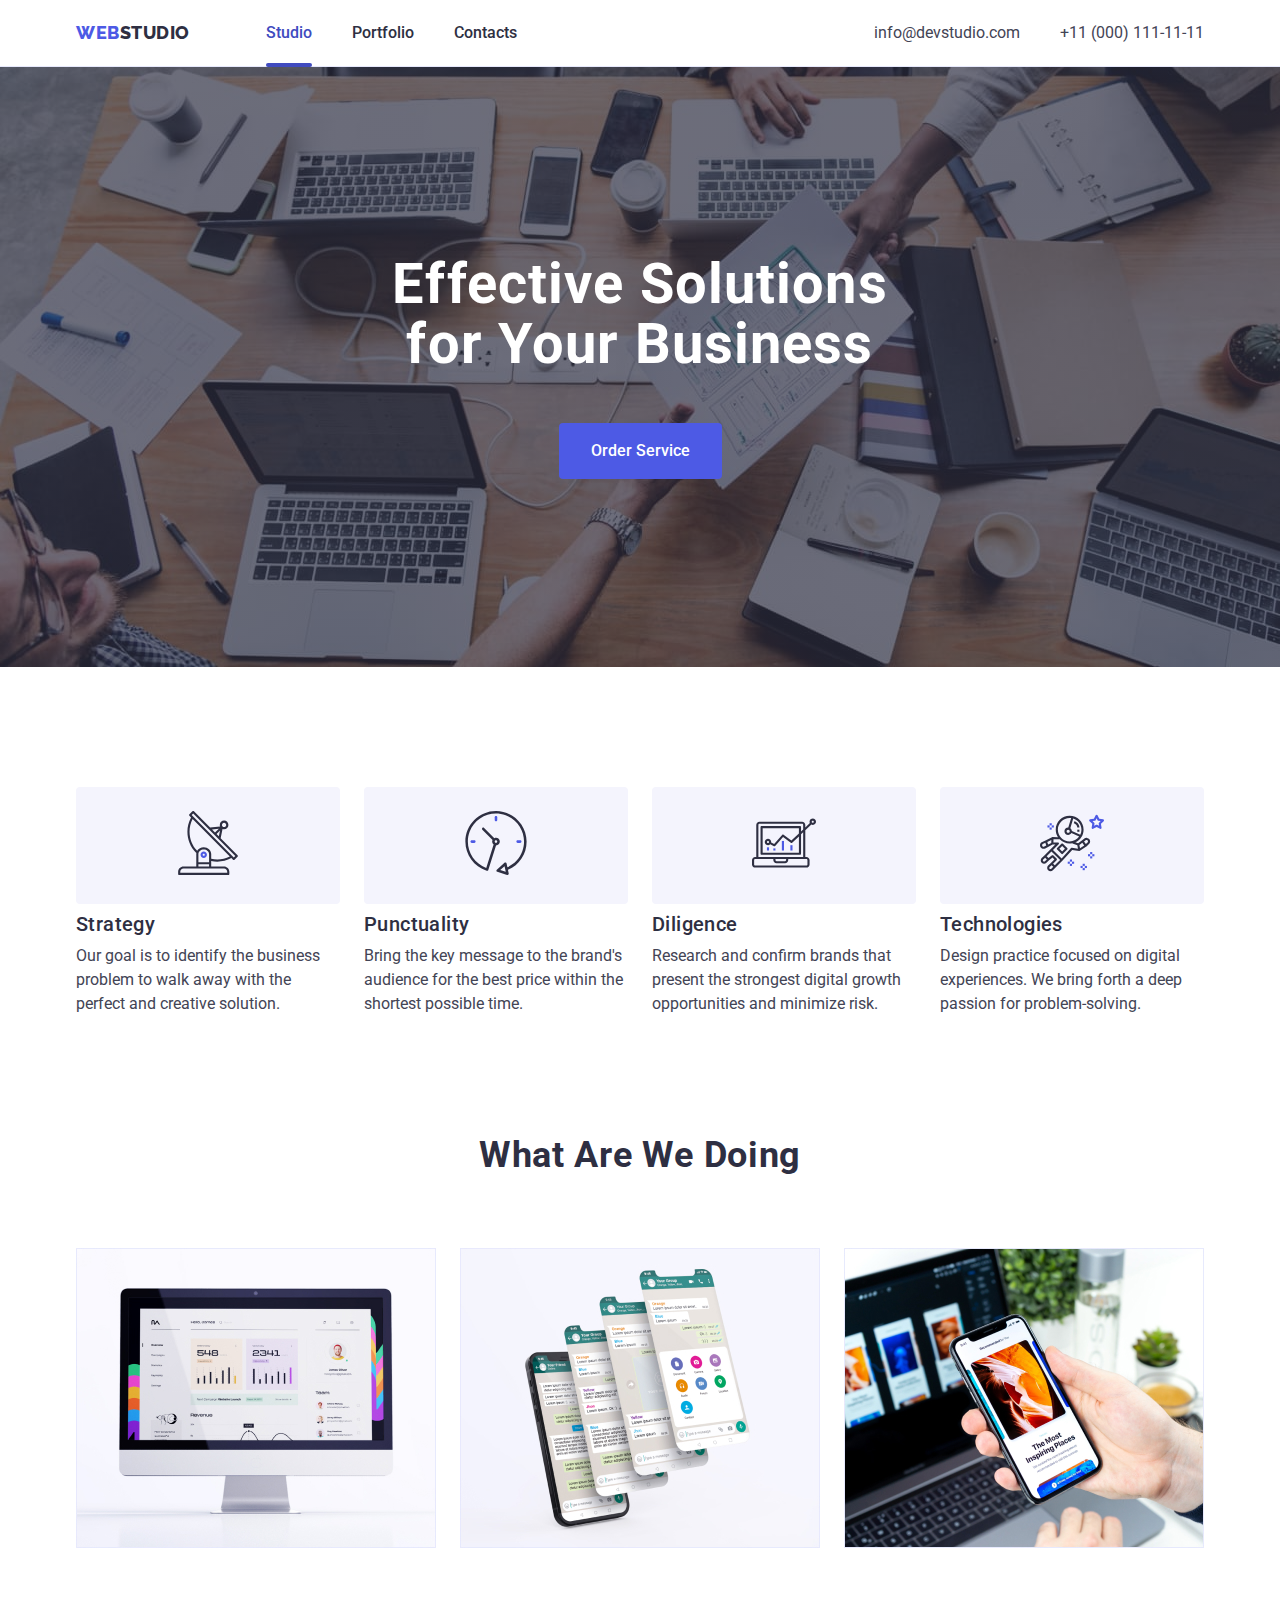
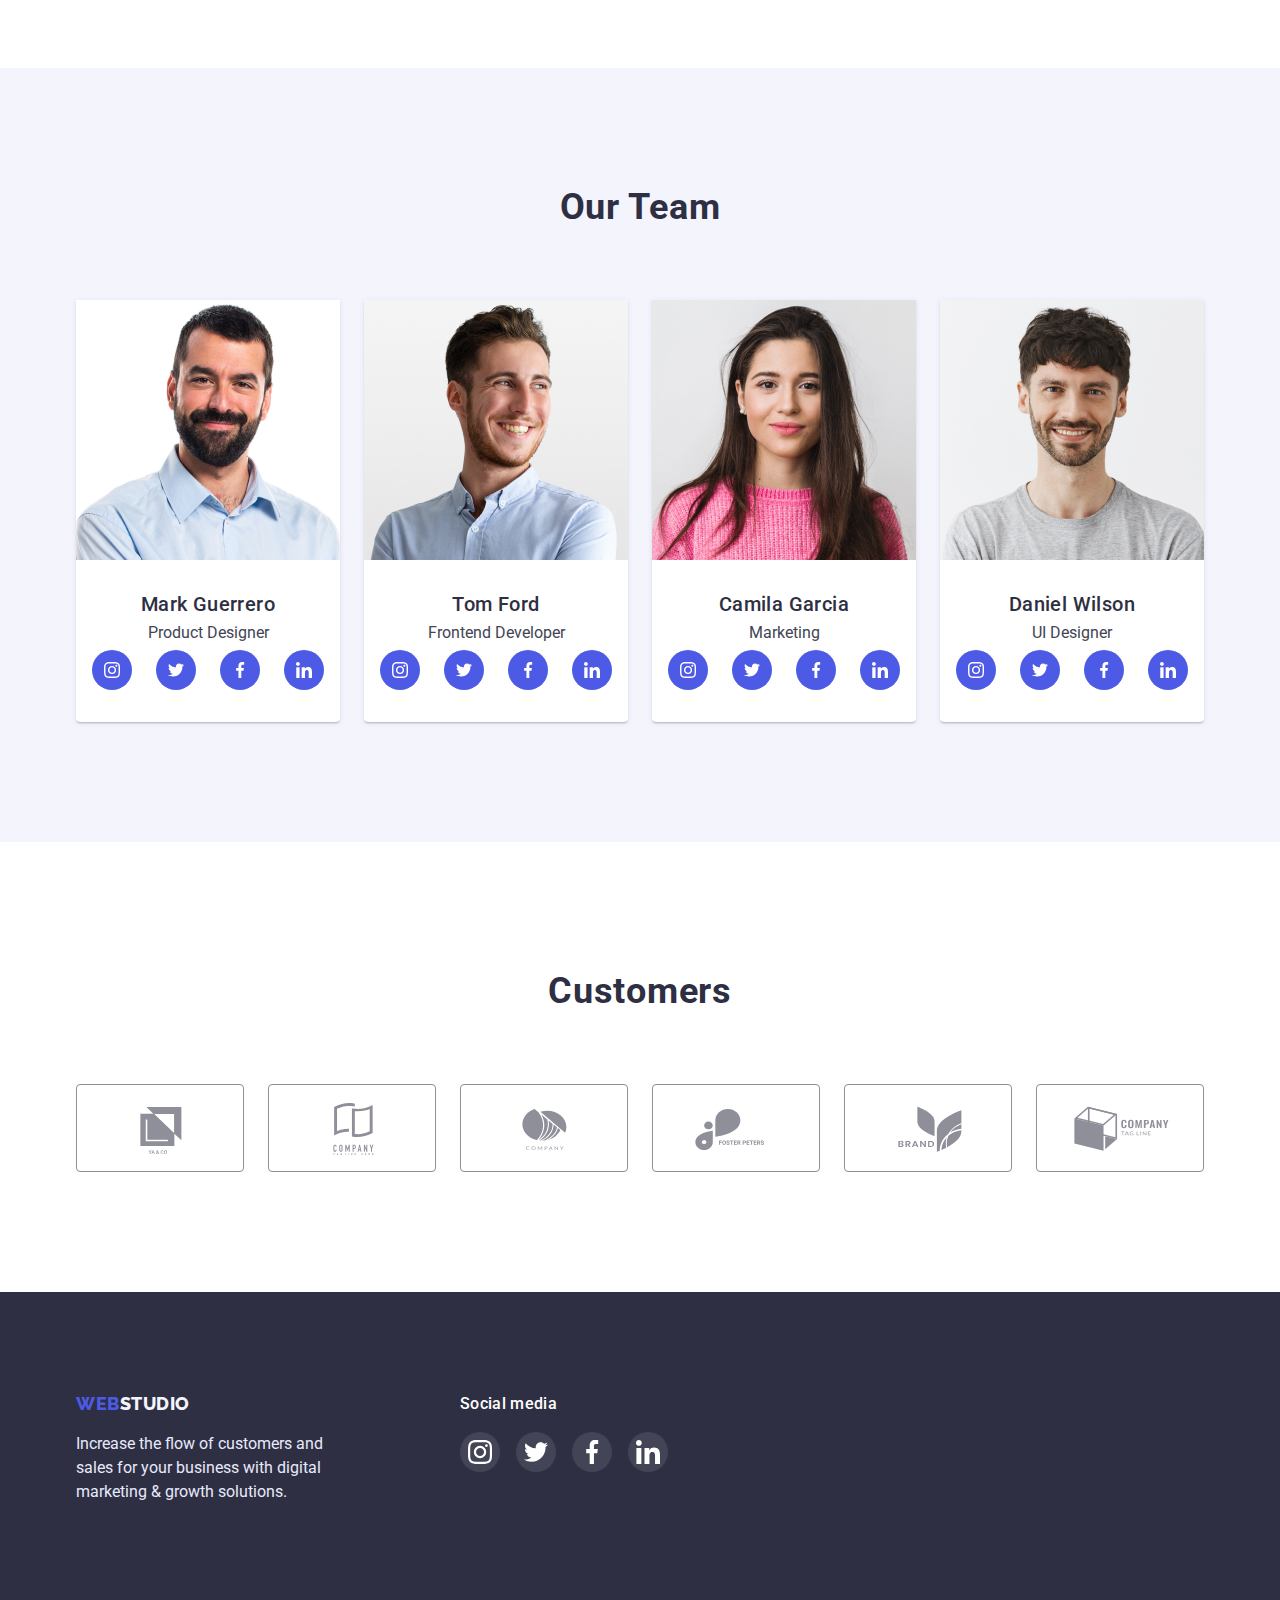
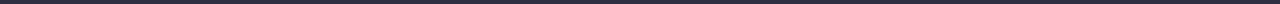
<file: index.html>
<!DOCTYPE html>
<html lang="en">

<head>
    <meta charset="UTF-8">
    <meta http-equiv="X-UA-Compatible" content="IE=edge">
    <meta name="viewport" content="width=device-width, initial-scale=1.0">
    <title>Web Studio</title>
    <!-- Fonts -->
    <link href="https://fonts.googleapis.com" rel="preconnect">
    <link href="https://fonts.gstatic.com" rel="preconnect" crossorigin>
    <link
        href="https://fonts.googleapis.com/css2?family=Raleway:wght@800&family=Roboto:wght@400;500;700;900&display=swap"
        rel="stylesheet">
    <!--modern normalize-->
    <link href="https://cdn.jsdelivr.net/npm/modern-normalize@1.1.0/modern-normalize.min.css" rel="stylesheet">
    <!-- css styles -->
    <link href="./css/styles.css" rel="stylesheet">
</head>

<body class="page">
    <!--Header section-->
    <header class="page-header">
        <div class="main-header">
            <nav class="page-nav">
                <a class="logo link" href="./index.html">WEB<span class="logo-dark">STUDIO</span></a>
                <ul class="menu-list list">
                    <li class="menu-item">
                        <a class="menu-link link current" href="./index.html">Studio</a>
                    </li>
                    <li class="menu-item">
                        <a class="menu-link link" href="./portfolio.html">Portfolio</a>
                    </li>
                    <li class="menu-item">
                        <a class="menu-link link" href>Contacts</a>
                    </li>
                </ul>
            </nav>
            <ul class="contacts list">
                <li class="contacts-item">
                    <a class="contacts-link link" href="mailto:info@devstudio.com">info@devstudio.com</a>
                </li>
                <li class="contacts-item">
                    <a class="contacts-link link" href="tel:+110001111111">+11 (000) 111-11-11</a>
                </li>
            </ul>
        </div>
    </header>
    <main>
        <!--Hero section-->
        <section class="hero">
            <div class="container">
                <h1 class="hero-title">Effective Solutions
                    for Your Business</h1>
                <button class="hero-btn btn" type="button" data-modal-open>Order Service</button>
            </div>
        </section>
        <!--Feature section-->
        <section class="section feature">
            <div class="container">
                <h2 class="visually-hidden" hidden>Our features</h2>
                <ul class="feature-list list">
                    <li class="feature-item">
                        <div class="feature-icon-wrapper">
                            <svg class="feature-icon" width="64" height="64">
                                <use href="./images/symbol-defs.svg#icon-antenna"></use>
                            </svg>
                        </div>
                        <h3 class="title features-title">Strategy</h3>
                        <p class="features-text">
                            Our goal is to identify the business
                            problem to walk away with the perfect and creative solution.
                        </p>
                    </li>
                    <li class="feature-item">
                        <div class="feature-icon-wrapper">
                            <svg class="feature-icon" width="64" height="64">
                                <use href="./images/symbol-defs.svg#icon-clock"></use>
                            </svg>
                        </div>
                        <h3 class="title features-title">Punctuality</h3>
                        <p class="features-text">Bring the key message to the brand's audience for the best price within
                            the
                            shortest possible
                            time.
                        </p>
                    </li>
                    <li class="feature-item">
                        <div class="feature-icon-wrapper">
                            <svg class="feature-icon" width="64" height="64">
                                <use href="./images/symbol-defs.svg#icon-diagram"></use>
                            </svg>
                        </div>
                        <h3 class=" title features-title">Diligence</h3>
                        <p class="features-text">Research and confirm brands that present the strongest
                            digital growth
                            opportunities and minimize
                            risk.
                        </p>
                    </li>
                    <li class="feature-item">
                        <div class="feature-icon-wrapper">
                            <svg class="feature-icon" width="64" height="64">
                                <use href="./images/symbol-defs.svg#icon-astronaut"></use>
                            </svg>
                        </div>
                        <h3 class="title features-title">Technologies</h3>
                        <p class="features-text">Design practice focused on digital experiences. We bring forth a deep
                            passion for
                            problem-solving.
                        </p>
                    </li>
                </ul>
            </div>
        </section>
        <!--Img section-->
        <section class="section section-img">
            <div class="container">
                <h2 class="section-title">What are we doing</h2>
                <ul class="what-doing list">
                    <li class="img-item">
                        <img class="imgs" src="./images/img/img1.jpg" alt="Work1" width="360" height="300">
                    </li>
                    <li class="img-item">
                        <img class="imgs" src="./images/img/img2.jpg" alt="Work2" width="360" height="300">
                    </li>
                    <li class="img-item">
                        <img class="imgs" src="./images/img/img3.jpg" alt="Work3" width="360" height="300">
                    </li>
                </ul>
            </div>
        </section>
        <!--Team Card section-->
        <section class="section team-card">
            <div class="container">
                <h2 class="section-title">Our Team</h2>
                <ul class="list team-list">
                    <li class="person">
                        <img class="imgs" src="./images/team-card/img.jpg" alt="Team1" width="264" height="260">
                        <div class="team-wrapper">
                            <h3 class="title team-title">Mark Guerrero</h3>
                            <p class="team-text">Product Designer</p>
                            <ul class="list social-list">
                                <li class="social-list-item">
                                    <a class="social-link link" href>
                                        <svg class="icon" width="16" height="16">
                                            <use href="./images/symbol-defs.svg#icon-instagram"></use>
                                        </svg>
                                    </a>
                                </li>
                                <li class="social-list-item">
                                    <a class="social-link link" href>
                                        <svg class="icon" width="16" height="16">
                                            <use href="./images/symbol-defs.svg#icon-twitter"></use>
                                        </svg>
                                    </a>
                                </li>
                                <li class="social-list-item">
                                    <a class="social-link link" href>
                                        <svg class="icon" width="16" height="16">
                                            <use href="./images/symbol-defs.svg#icon-facebook"></use>
                                        </svg>
                                    </a>
                                </li>
                                <li class="social-list-item">
                                    <a class="social-link link" href>
                                        <svg class="icon" width="16" height="16">
                                            <use href="./images/symbol-defs.svg#icon-linkedin"></use>
                                        </svg>
                                    </a>
                                </li>
                            </ul>
                        </div>
                    </li>
                    <li class="person">
                        <img class="imgs" src="./images/team-card/img(2).jpg" alt="Team2" width="264" height="260">
                        <div class="team-wrapper">
                            <h3 class="title team-title">Tom Ford</h3>
                            <p class="team-text">Frontend Developer</p>
                            <ul class="list social-list">
                                <li class="social-list-item">
                                    <a class="social-link link" href>
                                        <svg class="icon" width="16" height="16">
                                            <use href="./images/symbol-defs.svg#icon-instagram"></use>
                                        </svg>
                                    </a>
                                </li>
                                <li class="social-list-item">
                                    <a class="social-link link" href>
                                        <svg class="icon" width="16" height="16">
                                            <use href="./images/symbol-defs.svg#icon-twitter"></use>
                                        </svg>
                                    </a>
                                </li>
                                <li class="social-list-item">
                                    <a class="social-link link" href>
                                        <svg class="icon" width="16" height="16">
                                            <use href="./images/symbol-defs.svg#icon-facebook"></use>
                                        </svg>
                                    </a>
                                </li>
                                <li class="social-list-item">
                                    <a class="social-link link" href>
                                        <svg class="icon" width="16" height="16">
                                            <use href="./images/symbol-defs.svg#icon-linkedin"></use>
                                        </svg>
                                    </a>
                                </li>
                            </ul>
                        </div>
                    </li>
                    <li class="person">
                        <img class="imgs" src="./images/team-card/img(3).jpg" alt="Team3" width="264" height="260">
                        <div class="team-wrapper">
                            <h3 class="title team-title">Camila Garcia</h3>
                            <p class="team-text">Marketing</p>
                            <ul class="list social-list">
                                <li class="social-list-item">
                                    <a class="social-link link" href>
                                        <svg class="icon" width="16" height="16">
                                            <use href="./images/symbol-defs.svg#icon-instagram"></use>
                                        </svg>
                                    </a>
                                </li>
                                <li class="social-list-item">
                                    <a class="social-link link" href>
                                        <svg class="icon" width="16" height="16">
                                            <use href="./images/symbol-defs.svg#icon-twitter"></use>
                                        </svg>
                                    </a>
                                </li>
                                <li class="social-list-item">
                                    <a class="social-link link" href>
                                        <svg class="icon" width="16" height="16">
                                            <use href="./images/symbol-defs.svg#icon-facebook"></use>
                                        </svg>
                                    </a>
                                </li>
                                <li class="social-list-item">
                                    <a class="social-link link" href>
                                        <svg class="icon" width="16" height="16">
                                            <use href="./images/symbol-defs.svg#icon-linkedin"></use>
                                        </svg>
                                    </a>
                                </li>
                            </ul>
                        </div>
                    </li>
                    <li class="person">
                        <img class="imgs" src="./images/team-card/img(4).jpg" alt="Team4" width="264" height="260">
                        <div class="team-wrapper">
                            <h3 class="title team-title">Daniel Wilson</h3>
                            <p class="team-text">UI Designer</p>
                            <ul class="list social-list">
                                <li class="social-list-item">
                                    <a class="social-link link" href>
                                        <svg class="icon" width="16" height="16">
                                            <use href="./images/symbol-defs.svg#icon-instagram"></use>
                                        </svg>
                                    </a>
                                </li>
                                <li class="social-list-item">
                                    <a class="social-link link" href>
                                        <svg class="icon" width="16" height="16">
                                            <use href="./images/symbol-defs.svg#icon-twitter"></use>
                                        </svg>
                                    </a>
                                </li>
                                <li class="social-list-item">
                                    <a class="social-link link" href>
                                        <svg class="icon" width="16" height="16">
                                            <use href="./images/symbol-defs.svg#icon-facebook"></use>
                                        </svg>
                                    </a>
                                </li>
                                <li class="social-list-item">
                                    <a class="social-link link" href>
                                        <svg class="icon" width="16" height="16">
                                            <use href="./images/symbol-defs.svg#icon-linkedin"></use>
                                        </svg>
                                    </a>
                                </li>
                            </ul>
                        </div>
                    </li>
                </ul>
            </div>
        </section>
        <!-- Customers section -->
        <section class="section customers-section">
            <div class="container">
                <h2 class="section-title">Customers</h2>
                <ul class="customers-list list">
                    <li class="customers-list-item">
                        <a class="customers-list-link link" href>
                            <svg class="brend" width="104" height="56">
                                <use href="./images/symbol-defs.svg#icon-logo-yaco"></use>
                            </svg>
                        </a>
                    </li>
                    <li class="customers-list-item">
                        <a class="customers-list-link link" href>
                            <svg class="brend" width="104" height="56">
                                <use href="./images/symbol-defs.svg#icon-logo-th"></use>
                            </svg>
                        </a>
                    </li>
                    <li class="customers-list-item">
                        <a class="customers-list-link link" href>
                            <svg class="brend" width="104" height="56">
                                <use href="./images/symbol-defs.svg#icon-logo-company"></use>
                            </svg>
                        </a>
                    </li>
                    <li class="customers-list-item">
                        <a class="customers-list-link link" href>
                            <svg class="brend" width="104" height="56">
                                <use href="./images/symbol-defs.svg#icon-logo-fp"></use>
                            </svg>
                        </a>
                    </li>
                    <li class="customers-list-item">
                        <a class="customers-list-link link" href>
                            <svg class="brend" width="104" height="56">
                                <use href="./images/symbol-defs.svg#icon-logo-brand"></use>
                            </svg>
                        </a>
                    </li>
                    <li class="customers-list-item">
                        <a class="customers-list-link link" href>
                            <svg class="brend" width="104" height="56">
                                <use href="./images/symbol-defs.svg#icon-logo-tl"></use>
                            </svg>
                        </a>
                    </li>
                </ul>
            </div>
        </section>
    </main>
    <!--Footer section-->
    <footer class="footer">
        <div class="container flex-footer">
            <div>
                <a class="logo link" href="./index.html">WEB<span class="logo-light">STUDIO</span></a>
                <p class="text-footer">Increase the flow of customers and sales for your business with digital marketing
                    &
                    growth solutions.</p>
            </div>
            <div class="footer-media">
                <p class="social-media">Social media</p>
                <ul class="footer-actions list">
                    <li>
                        <a class="footer-link link" href>
                            <svg class="icon" width="24" height="24">
                                <use href="./images/symbol-defs.svg#icon-instagram"></use>
                            </svg>
                        </a>
                    </li>
                    <li>
                        <a class="footer-link link" href>
                            <svg class="icon" width="24" height="24">
                                <use href="./images/symbol-defs.svg#icon-twitter"></use>
                            </svg>
                        </a>
                    </li>
                    <li>
                        <a class="footer-link link" href>
                            <svg class="icon" width="24" height="24">
                                <use href="./images/symbol-defs.svg#icon-facebook"></use>
                            </svg>
                        </a>
                    </li>
                    <li>
                        <a class="footer-link link" href>
                            <svg class="icon" width="24" height="24">
                                <use href="./images/symbol-defs.svg#icon-linkedin"></use>
                            </svg>
                        </a>
                    </li>
                </ul>
            </div>
        </div>
    </footer>

    <div class="backdrop is-hidden" data-modal>
        <div class="modal">
            <button class="modal-close-btn btn" type="button" data-modal-close>
                <svg class="modal-close-btn-icon" width="8" height="8">
                    <use href="./images/symbol-defs.svg#icon-close-modal"></use>


                </svg>
            </button>

        </div>
    </div>
    <script src="./js/modal.js"></script>
</body>

</html>
</file>
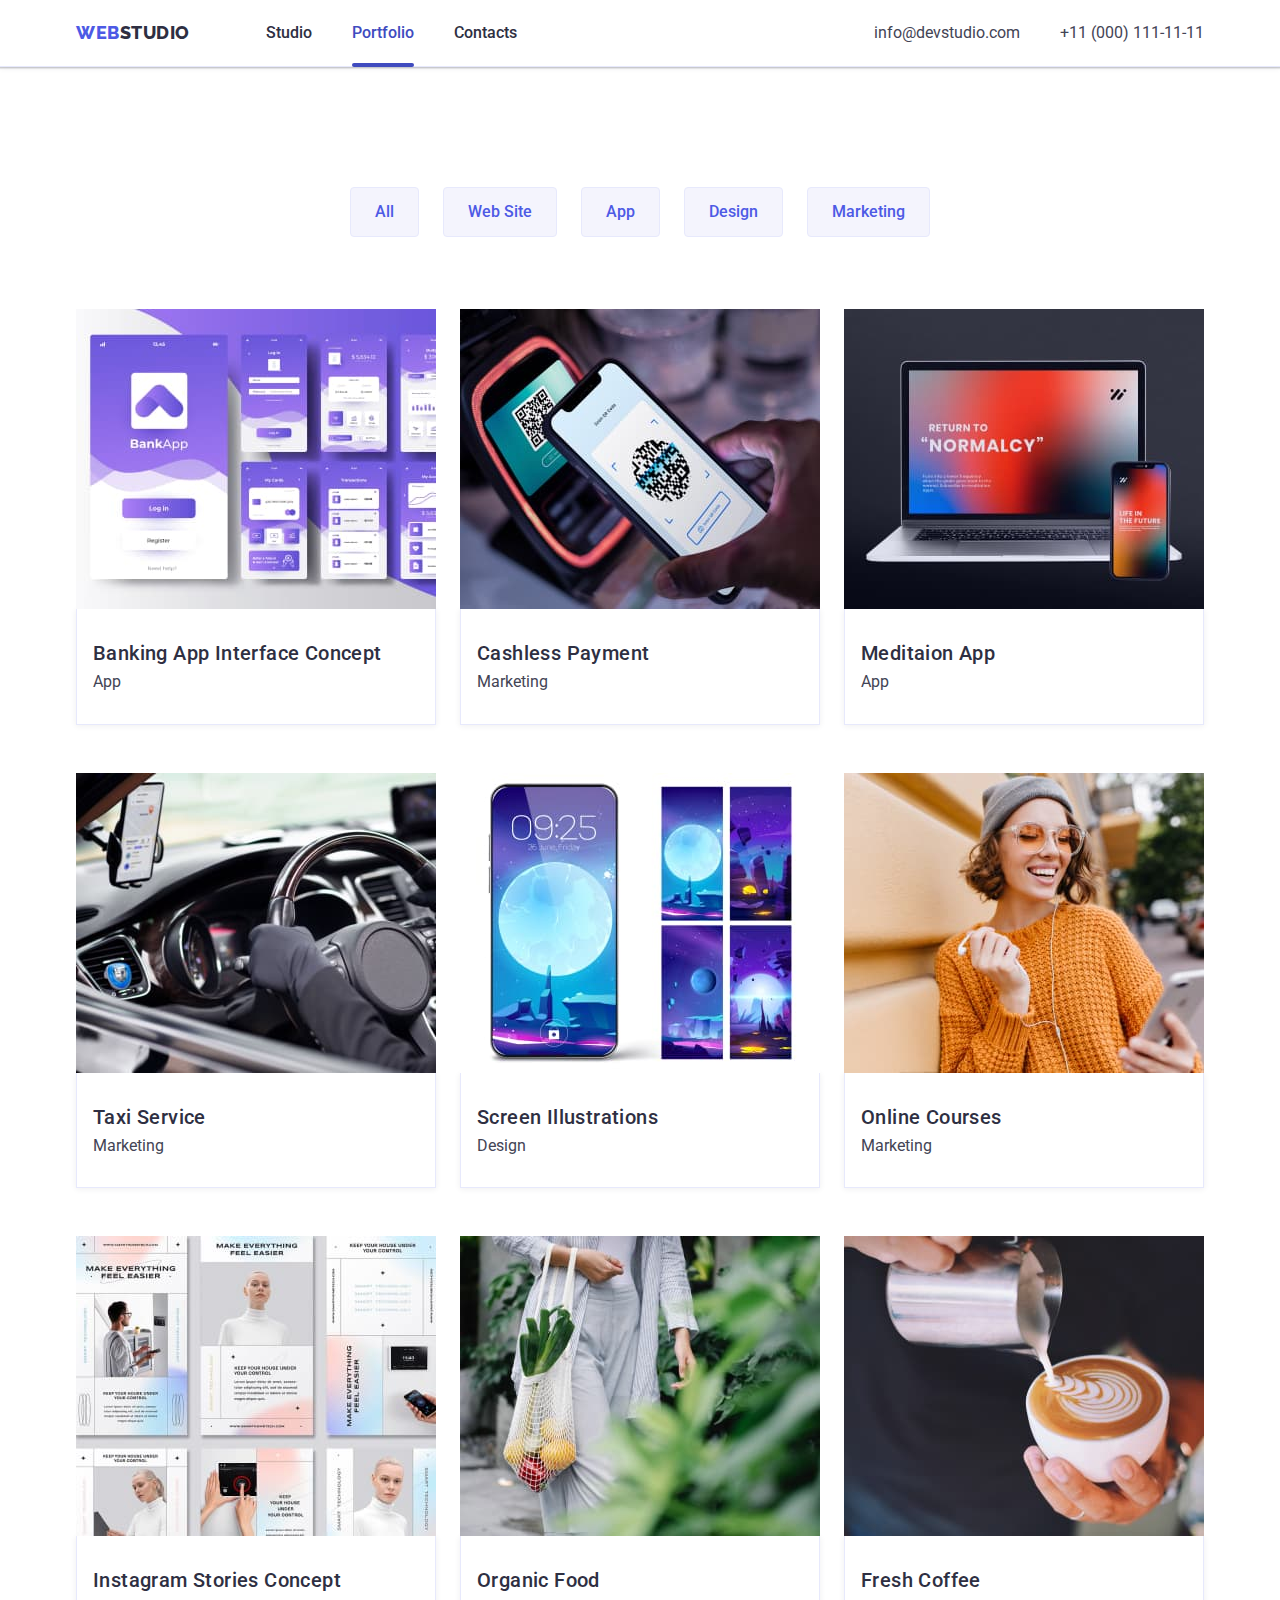
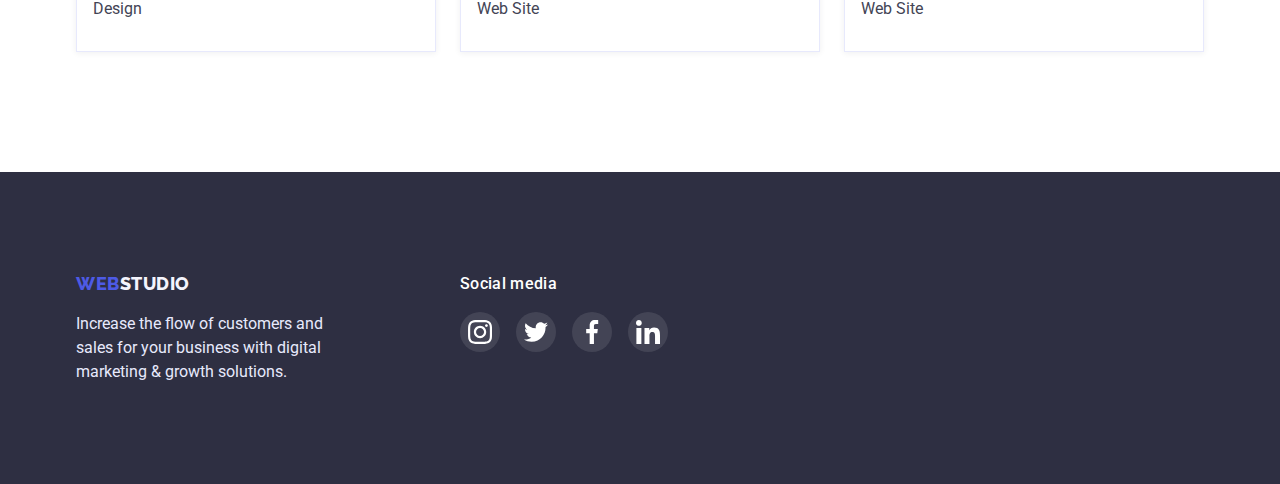
<file: portfolio.html>
<!DOCTYPE html>
<html lang="en">

<head>
    <meta charset="UTF-8">
    <meta http-equiv="X-UA-Compatible" content="IE=edge">
    <meta name="viewport" content="width=device-width, initial-scale=1.0">
    <title>Portfolio</title>
    <!-- Fonts -->
    <link href="https://fonts.googleapis.com" rel="preconnect">
    <link href="https://fonts.gstatic.com" rel="preconnect" crossorigin>
    <link
        href="https://fonts.googleapis.com/css2?family=Raleway:wght@800&family=Roboto:wght@400;500;700;900&display=swap"
        rel="stylesheet">
    <!--modern normalize-->
    <link href="https://cdn.jsdelivr.net/npm/modern-normalize@1.1.0/modern-normalize.min.css" rel="stylesheet">
    <!-- css styles -->
    <link href="./css/styles.css" rel="stylesheet">
</head>

<body class="page">
    <!--Header section-->
    <header class="page-header">
        <div class="main-header">
            <nav class="page-nav">
                <a class="logo link" href="./index.html">WEB<span class="logo-dark">STUDIO</span></a>
                <ul class="menu-list list">
                    <li class="menu-item">
                        <a class="menu-link link" href="./index.html">Studio</a>
                    </li>
                    <li class="menu-item">
                        <a class="menu-link link current" href="./portfolio.html">Portfolio</a>
                    </li>
                    <li class="menu-item">
                        <a class="menu-link link" href>Contacts</a>
                    </li>
                </ul>
            </nav>
            <ul class="contacts list">
                <li class="contacts-item">
                    <a class="contacts-link link" href="mailto:info@devstudio.com">info@devstudio.com</a>
                </li>
                <li class="contacts-item">
                    <a class="contacts-link link" href="tel:+110001111111">+11 (000) 111-11-11</a>
                </li>
            </ul>
        </div>
    </header>

    <main>
        <!-- Portfolio -->
        <section class="portfolio">
            <div class="container">

                <ul class="list button-list">
                    <li><button class="btn btn-filter" type="button">All</button></li>
                    <li><button class="btn btn-filter" type="button">Web Site</button></li>
                    <li><button class="btn btn-filter" type="button">App</button></li>
                    <li><button class="btn btn-filter" type="button">Design</button></li>
                    <li><button class="btn btn-filter" type="button">Marketing</button>
                    </li>
                </ul>

                <h1 class="visually-hidden" hidden>Our works</h1>
                <ul class="projects-list list">
                    <li class="projects-item">
                        <a class="link portfolio-link" href>
                            <div class="portfolio-img-wrapper">
                                <img class="imgs" src="./images/works-card/card1.jpg" alt="Banking App" width="360"
                                    height="300">
                                <p class="overlay">14 Stylish and User-Friendly App Design Concepts · Task Manager App ·
                                    Calorie Tracker App · Exotic Fruit Ecommerce App ·
                                    Cloud Storage App</p>
                            </div>
                            <div class="portfolio-wrapper">
                                <h2 class="title portfolio-title">Banking App Interface Concept</h2>
                                <p class="portfolio-txt">App</p>
                            </div>
                        </a>
                    </li>
                    <li class="projects-item">
                        <a class="link portfolio-link" href>
                            <div class="portfolio-img-wrapper">
                                <img class="imgs" src="./images/works-card/card2.jpg" alt="Cashless Payment" width="360"
                                    height="300">
                                <p class="overlay">14 Stylish and User-Friendly App Design Concepts · Task Manager App ·
                                    Calorie Tracker App · Exotic Fruit Ecommerce App ·
                                    Cloud Storage App</p>
                            </div>
                            <div class="portfolio-wrapper">
                                <h2 class="title portfolio-title">Cashless Payment</h2>
                                <p class="portfolio-txt">Marketing</p>
                            </div>
                        </a>
                    </li>
                    <li class="projects-item">
                        <a class="link portfolio-link" href>
                            <div class="portfolio-img-wrapper">
                                <img class="imgs" src="./images/works-card/card3.jpg" alt="Meditaion App" width="360"
                                    height="300">
                                <p class="overlay">14 Stylish and User-Friendly App Design Concepts · Task Manager App ·
                                    Calorie Tracker App · Exotic Fruit Ecommerce App ·
                                    Cloud Storage App</p>
                            </div>
                            <div class="portfolio-wrapper">
                                <h2 class="title portfolio-title">Meditaion App</h2>
                                <p class="portfolio-txt">App</p>
                            </div>
                        </a>
                    </li>
                    <li class="projects-item">
                        <a class="link portfolio-link" href>
                            <div class="portfolio-img-wrapper">
                                <img class="imgs" src="./images/works-card/card4.jpg" alt="Taxi Service" width="360"
                                    height="300">
                                <p class="overlay">14 Stylish and User-Friendly App Design Concepts · Task Manager App ·
                                    Calorie Tracker App · Exotic Fruit Ecommerce App ·
                                    Cloud Storage App</p>
                            </div>
                            <div class="portfolio-wrapper">
                                <h2 class="title portfolio-title">Taxi Service</h2>
                                <p class="portfolio-txt">Marketing</p>
                            </div>
                        </a>
                    </li>
                    <li class="projects-item">
                        <a class="link portfolio-link" href>
                            <div class="portfolio-img-wrapper">
                                <img class="imgs" src="./images/works-card/card5.jpg" alt="Screen Illustrations"
                                    width="360" height="300">
                                <p class="overlay">14 Stylish and User-Friendly App Design Concepts · Task Manager App ·
                                    Calorie Tracker App · Exotic Fruit Ecommerce App ·
                                    Cloud Storage App</p>
                            </div>
                            <div class="portfolio-wrapper">
                                <h2 class="title portfolio-title">Screen Illustrations</h2>
                                <p class="portfolio-txt">Design</p>
                            </div>
                        </a>
                    </li>
                    <li class="projects-item">
                        <a class="link portfolio-link" href>
                            <div class="portfolio-img-wrapper">
                                <img class="imgs" src="./images/works-card/card6.jpg" alt="Online Courses" width="360"
                                    height="300">
                                <p class="overlay">14 Stylish and User-Friendly App Design Concepts · Task Manager App ·
                                    Calorie Tracker App · Exotic Fruit Ecommerce App ·
                                    Cloud Storage App</p>
                            </div>
                            <div class="portfolio-wrapper">
                                <h2 class="title portfolio-title">Online Courses</h2>
                                <p class="portfolio-txt">Marketing</p>
                            </div>
                        </a>
                    </li>
                    <li class="projects-item">
                        <a class="link portfolio-link" href>
                            <div class="portfolio-img-wrapper">
                                <img class="imgs" src="./images/works-card/card7.jpg" alt="Instagram Stories"
                                    width="360" height="300">
                                <p class="overlay">14 Stylish and User-Friendly App Design Concepts · Task Manager App ·
                                    Calorie Tracker App · Exotic Fruit Ecommerce App ·
                                    Cloud Storage App</p>
                            </div>
                            <div class="portfolio-wrapper">
                                <h2 class="title portfolio-title">Instagram Stories Concept</h2>
                                <p class="portfolio-txt">Design</p>
                            </div>
                        </a>
                    </li>
                    <li class="projects-item">
                        <a class="link portfolio-link" href>
                            <div class="portfolio-img-wrapper">
                                <img class="imgs" src="./images/works-card/card8.jpg" alt="Organic Food" width="360"
                                    height="300">
                                <p class="overlay">14 Stylish and User-Friendly App Design Concepts · Task Manager App ·
                                    Calorie Tracker App · Exotic Fruit Ecommerce App ·
                                    Cloud Storage App</p>
                            </div>
                            <div class="portfolio-wrapper">
                                <h2 class="title portfolio-title">Organic Food</h2>
                                <p class="portfolio-txt">Web Site</p>
                            </div>
                        </a>
                    </li>
                    <li class="projects-item">
                        <a class="link portfolio-link" href>
                            <div class="portfolio-img-wrapper">
                                <img class="imgs" src="./images/works-card/card9.jpg" alt="Fresh Coffee" width="360"
                                    height="300">
                                <p class="overlay">14 Stylish and User-Friendly App Design Concepts · Task Manager App ·
                                    Calorie Tracker App · Exotic Fruit Ecommerce App ·
                                    Cloud Storage App</p>
                            </div>
                            <div class="portfolio-wrapper">
                                <h2 class="title portfolio-title">Fresh Coffee</h2>
                                <p class="portfolio-txt">Web Site</p>
                            </div>
                        </a>
                    </li>
                </ul>
            </div>
        </section>
    </main>
    <!--Footer section-->
    <footer class="footer">
        <div class="container flex-footer">
            <div>
                <a class="logo link" href="./index.html">WEB<span class="logo-light">STUDIO</span></a>
                <p class="text-footer">Increase the flow of customers and sales for your business with digital marketing
                    &
                    growth solutions.</p>
            </div>

            <div class="footer-media">
                <p class="social-media">Social media</p>
                <ul class="footer-actions list">
                    <li>
                        <a class="footer-link link" href>
                            <svg class="icon" width="24" height="24">
                                <use href="./images/symbol-defs.svg#icon-instagram"></use>
                            </svg>
                        </a>
                    </li>
                    <li>
                        <a class="footer-link link" href>
                            <svg class="icon" width="24" height="24">
                                <use href="./images/symbol-defs.svg#icon-twitter"></use>
                            </svg>
                        </a>
                    </li>
                    <li>
                        <a class="footer-link link" href>
                            <svg class="icon" width="24" height="24">
                                <use href="./images/symbol-defs.svg#icon-facebook"></use>
                            </svg>
                        </a>
                    </li>
                    <li>
                        <a class="footer-link link" href>
                            <svg class="icon" width="24" height="24">
                                <use href="./images/symbol-defs.svg#icon-linkedin"></use>
                            </svg>
                        </a>
                    </li>
                </ul>

            </div>
        </div>

    </footer>
</body>

</html>
</file>
<file: css/styles.css>
/* Змінні */
:root {
  /* Font */
  --main-font: Roboto, sans-serif;
  --secondary-font: Raleway, sans-serif;
  /* Text  */
  --white-txt-cl: #ffffff;
  --primery-txt-cl: #4d5ae5;
  --pressed-txt-cl: #404bbf;
  --dark-txt-cl: #2e2f42;
  --text: #434455;
  --light-txt-cl: #f4f4fd;
  --success: #31d0aa;
  --success-75: rgba(47, 208, 170, 0.75);
  --success-50: rgba(47, 208, 170, 0.5);
  --success-10: rgba(47, 208, 170, 0.1);
  --subtle-txt-cl: #8e8f99;
  --accent-txt-cl: #e7e9fc;
  /* Background */
  --white-bg-cl: #ffffff;
  --primery-bg-cl: #4d5ae5;
  --pressed-bg-cl: #404bbf;
  --dark-bg-cl: #2e2f42;
  --dark-70: rgba(46, 47, 66, 0.7);
  --dark-40: rgba(46, 47, 66, 0.4);
  --text-bg-cl: #434455;
  --light-bg-cl: #f4f4fd;
  --subtle-bg-cl: #8e8f99;
  --accent-bg-cl: #e7e9fc;
}

/* Base styles */

/* reset start */

h1,
h2,
h3,
h4,
h5.h6,
p {
  margin: 0;
}
/* reset end */

.page {
  background-color: var(--white-bg-cl);
  color: var(--text);
  font-family: var(--main-font);
}

.section {
  padding: 120px 0px;
}

.container {
  /* outline: 2px solid red;
  outline-offset: -2px; */

  width: 1158px;
  margin-right: auto;
  margin-left: auto;
  padding-right: 15px;
  padding-left: 15px;
}

.link {
  color: currentColor;
  font-family: inherit;
  text-decoration: none;
}

.list {
  margin: 0;
  padding: 0;
  list-style: none;
}
/* h3 */
.title {
  color: var(--dark-txt-cl);
  font-weight: 500;
  font-size: 20px;
  line-height: 1.2;
  letter-spacing: 0.02em;
}
/* h1,h2 hidden */
.visually-hidden {
  position: absolute;
  overflow: hidden;
  clip: rect(0 0 0 0);
  width: 1px;
  height: 1px;
  margin: -1px;
  padding: 0;
  border: 0;

  white-space: nowrap;
  clip-path: inset(100%);
}
/* h2 */
.section-title {
  color: var(--dark-txt-cl);
  font-weight: 700;
  font-size: 36px;
  line-height: 1.11;
  letter-spacing: 0.02em;
  text-align: center;
  text-transform: capitalize;
}

.btn {
  display: flex;
  align-items: center;
  border: none;
  font-weight: 500;
  font-size: 16px;
  font-family: inherit;
  line-height: 1.5;
  letter-spacing: 0.04;
  cursor: pointer;
}

/* Header section */
.page-header {
  border-bottom: 1px solid #e7e9fc;
  box-shadow: 0px 2px 1px rgba(46, 47, 66, 0.08), 0px 1px 1px rgba(46, 47, 66, 0.16),
    0px 1px 6px rgba(46, 47, 66, 0.08);
}

.main-header {
  display: flex;
  justify-content: space-around;
  align-items: center;
  width: 1158px;
  margin-right: auto;
  margin-left: auto;
  padding-right: 15px;
  padding-left: 15px;
}

.page-nav {
  display: flex;
  align-items: center;
}

.logo {
  color: #4d5ae5;
  font-weight: 800;
  font-size: 18px;
  font-family: 'Raleway';
  line-height: 1.33;
  letter-spacing: 0.03em;
  text-decoration: none;
  text-transform: uppercase;
}

.logo-dark {
  color: #2e2f42;
}

.menu-list {
  display: flex;
  margin-left: 76px;
}

.menu-list .menu-item + .menu-item {
  margin-left: 40px;
}

/* .menu-list .menu-item:not(:last-child) {
    margin-right: 40px;
} */

.menu-list .menu-link.current {
  color: var(--pressed-txt-cl);
}

.menu-list .menu-link {
  position: relative;
  display: block;
  padding-top: 24px;
  padding-bottom: 24px;
  color: var(--dark-txt-cl);
  font-weight: 500;
}

.menu-list .menu-link.current::after {
  content: '';
  position: absolute;
  bottom: -1px;
  display: block;
  width: 100%;
  height: 4px;
  border-radius: 2px;
  background-color: var(--pressed-bg-cl);
}

.menu-link {
  transition: color 250ms cubic-bezier(0.4, 0, 0.2, 1);
}

.menu-link:hover,
.menu-link:focus {
  color: var(--pressed-txt-cl);
}

.contacts {
  display: flex;
  margin-left: auto;
}

.contacts .contacts-item + .contacts-item {
  margin-left: 40px;
}

.contacts-link {
  color: var(--text);
  transition: color 250ms cubic-bezier(0.4, 0, 0.2, 1);
}

.contacts-link:hover,
.contacts-link:focus {
  color: var(--pressed-txt-cl);
}

/* Hero section */

.hero {
  max-width: 1440px;
  height: 600px;
  margin-right: auto;
  margin-left: auto;
  padding: 188px 0px;
  background-color: var(--dark-bg-cl);
  background-image: linear-gradient(rgba(46, 47, 66, 0.7), rgba(46, 47, 66, 0.7)),
    url(../images/hero/people-office.jpg);
  background-size: cover;
  background-repeat: no-repeat;
}

.hero-title {
  max-width: 498px;
  margin-right: auto;
  margin-bottom: 48px;
  margin-left: auto;

  color: var(--white-txt-cl);
  font-weight: 700;
  font-size: 56px;
  line-height: 1.07;
  letter-spacing: 0.02em;
  text-align: center;
}

.hero-btn {
  flex-direction: row;
  gap: 10px;
  align-items: flex-start;
  max-width: 498px;
  margin: 0 auto;
  padding: 16px 32px;
  border-radius: 4px;
  background-color: var(--primery-bg-cl);

  color: var(--white-txt-cl);
  transition: background-color 250ms cubic-bezier(0.4, 0, 0.2, 1);
}

.hero-btn:hover,
.hero-btn:focus {
  background-color: var(--pressed-bg-cl);
  color: var(--white-txt-cl);
}

/* Feature section */

.feature-list {
  display: flex;
}

.feature-list .feature-item + .feature-item {
  margin-left: 24px;
}

.feature-icon-wrapper {
  margin-bottom: 8px;
  padding: 24px 100px;
  border-radius: 4px;
  background-color: var(--light-bg-cl);
}

.features-title {
  margin-bottom: 8px;
}

.features-text {
  color: #434455;
  font-weight: 400;
  font-style: normal;
  font-size: 16px;
  font-family: 'Roboto';
  line-height: 1.5;
}

/* Img section */

.section-img {
  padding-top: 0px;
}

.what-doing {
  display: flex;
  gap: 24px;
  align-items: flex-start;
  padding: 0px;
}

.imgs {
  display: block;
}

/* Team Card section */
.team-card {
  background: var(--light-bg-cl);
}

.section-title {
  margin-bottom: 72px;
}

.team-list {
  display: flex;
}

.team-list .person + .person {
  margin-left: 24px;
}

.person {
  border-radius: 0px 0px 4px 4px;
  background-color: var(--white-bg-cl);
  box-shadow: 0px 1px 6px rgba(46, 47, 66, 0.08), 0px 1px 1px rgba(46, 47, 66, 0.16),
    0px 2px 1px rgba(46, 47, 66, 0.08);
  text-align: center;
}

.team-wrapper {
  padding-top: 32px;
  padding-bottom: 32px;
}

.team-title {
  margin-bottom: 8px;
}

.social-list {
  display: flex;
  gap: 24px;
  justify-content: center;
  margin-top: 8px;
}

.social-link {
  display: flex;
  justify-content: center;
  align-items: center;
  width: 40px;
  height: 40px;
  border-radius: 50%;
  background-color: var(--primery-bg-cl);
  transition: background-color 250ms cubic-bezier(0.4, 0, 0.2, 1);
}

.social-link:hover,
.social-link:focus {
  background-color: var(--pressed-bg-cl);
}

/* Customers section */

.customers-section {
  padding-top: 130px;
}

.customers-list {
  display: flex;
  gap: 24px;
  justify-content: center;
  margin-top: 72px;
}

.customers-list-item {
  display: flex;
  align-items: center;
}

.customers-list-link {
  display: flex;
  justify-content: center;
  align-items: center;
  width: 168px;
  height: 88px;
  border: 1px solid #8e8f99;
  border-radius: 4px;
  color: #8e8f99;
  transition: border 250ms cubic-bezier(0.4, 0, 0.2, 1), color 250ms cubic-bezier(0.4, 0, 0.2, 1);
}

.brend {
  fill: currentColor;
}

.customers-list-link:hover,
.customers-list-link:focus {
  border: 1px solid var(--pressed-bg-cl);
  color: var(--pressed-bg-cl);
}

/* Footer section */

.footer {
  padding-top: 100px;
  padding-bottom: 100px;
  background-color: var(--dark-bg-cl);
  color: var(--accent-txt-cl);
}

.flex-footer {
  display: flex;
}

.logo-light {
  color: var(--light-txt-cl);
}

.text-footer {
  max-width: 264px;
  margin-top: 16px;
  padding: auto;
  line-height: 1.5;
}

.footer-media {
  margin-left: 120px;
}

.social-media {
  margin-bottom: 16px;
  color: var(--white-txt-cl);
  font-weight: 500;
  font-size: 16px;
  line-height: 1.5;
  letter-spacing: 0.02em;
}

.footer-actions {
  display: flex;
  gap: 16px;
  justify-content: center;
  margin-top: 0;
  margin-bottom: 0;
  padding-left: 0;
}

.footer-link {
  display: flex;
  justify-content: center;
  align-items: center;
  width: 40px;
  height: 40px;
  border: none;
  border-radius: 50%;
  background: rgba(255, 255, 255, 0.1);
  transition: background-color 250ms cubic-bezier(0.4, 0, 0.2, 1);
}

.footer-link:hover,
.footer-link:focus {
  background-color: var(--success);
}

.icon {
  fill: var(--white-bg-cl);
}

/* Portfolio */

.portfolio {
  padding: 120px 0px;
}

/* Button of filter */

.button-list {
  display: flex;
  gap: 24px;
  justify-content: center;
  margin-bottom: 72px;
}

.btn-filter {
  padding: 12px 24px;
  border: 1px solid #e7e9fc;
  border-radius: 4px;
  background-color: var(--light-bg-cl);
  color: var(--primery-txt-cl);
  text-align: center;
  transition: background-color 250ms cubic-bezier(0.4, 0, 0.2, 1),
    color 250ms cubic-bezier(0.4, 0, 0.2, 1), border 250ms cubic-bezier(0.4, 0, 0.2, 1),
    box-shadow 250ms cubic-bezier(0.4, 0, 0.2, 1);
}

.btn-filter:hover,
.btn-filter:focus {
  background-color: var(--pressed-bg-cl);
  color: var(--white-txt-cl);
  box-shadow: 0px 3px 1px rgba(0, 0, 0, 0.1), 0px 2px 1px rgba(0, 0, 0, 0.08),
    0px 2px 2px rgba(0, 0, 0, 0.12);
}

.projects-list {
  display: flex;
  flex-wrap: wrap;
  gap: 48px 24px;
}

.portfolio-link {
  display: block;
}

.portfolio-link:hover,
.portfolio-link:focus {
  box-shadow: 0px 1px 6px rgba(46, 47, 66, 0.08), 0px 1px 1px rgba(46, 47, 66, 0.16),
    0px 2px 1px rgba(46, 47, 66, 0.08);
}

.portfolio-wrapper {
  padding-top: 32px;
  padding-bottom: 32px;
  padding-left: 16px;
  border: 1px solid #e7e9fc;
  border-top: none;
  box-shadow: 0px 1px 6px rgba(46, 47, 66, 0.08);
}

.portfolio-title {
  margin-bottom: 8px;
}

.portfolio-img-wrapper {
  position: relative;
  overflow: hidden;
}

.overlay {
  position: absolute;
  top: 0;
  left: 0;
  overflow: auto;
  width: 100%;
  height: 100%;
  padding: 40px 32px 156px;

  background-color: var(--primery-bg-cl);
  color: var(--light-txt-cl);
  font-weight: 400;
  font-style: normal;
  font-size: 16px;
  font-family: 'Roboto';
  line-height: 24px;
  letter-spacing: 0.02em;
  transition: transform 250ms linear;
  transform: translate(0, 100%);
}

.portfolio-link:hover .overlay,
.portfolio-link:focus .overlay {
  transform: translate(0, 0);
}

/* Modal */

.backdrop {
  position: fixed;
  top: 0;
  left: 0;
  z-index: 100;
  width: 100%;
  height: 100%;
  background: rgba(46, 47, 66, 0.4);
  transition: opacity 250ms cubic-bezier(0.4, 0, 0.2, 1),
    visibility 250ms cubic-bezier(0.4, 0, 0.2, 1);
}

.backdrop.is-hidden {
  opacity: 0;
  visibility: hidden;
  pointer-events: none;
}

.modal {
  position: absolute;
  top: 50%;
  left: 50%;
  width: 408px;
  height: 576px;
  border-radius: 4px;

  background: #fcfcfc;
  box-shadow: 0px 1px 1px rgba(0, 0, 0, 0.14), 0px 1px 3px rgba(0, 0, 0, 0.12),
    0px 2px 1px rgba(0, 0, 0, 0.2);
  transform: translate(-50%, -50%);
}

.modal-close-btn {
  position: absolute;
  top: 24px;
  right: 24px;
  display: flex;
  justify-content: center;
  align-items: center;
  width: 24px;
  height: 24px;
  padding: 0;
  border: 1px solid rgba(0, 0, 0, 0.1);
  border-radius: 50%;
  background: #e7e9fc;
}

.modal-close-btn:hover,
.modal-close-btn:focus {
  background: #404bbf;
}

.modal-close-btn-icon {
  transition: fill 250ms cubic-bezier(0.4, 0, 0.2, 1);
}

.modal-close-btn:hover .modal-close-btn-icon,
.modal-close-btn:focus .modal-close-btn-icon {
  fill: #ffffff;
}
</file>
